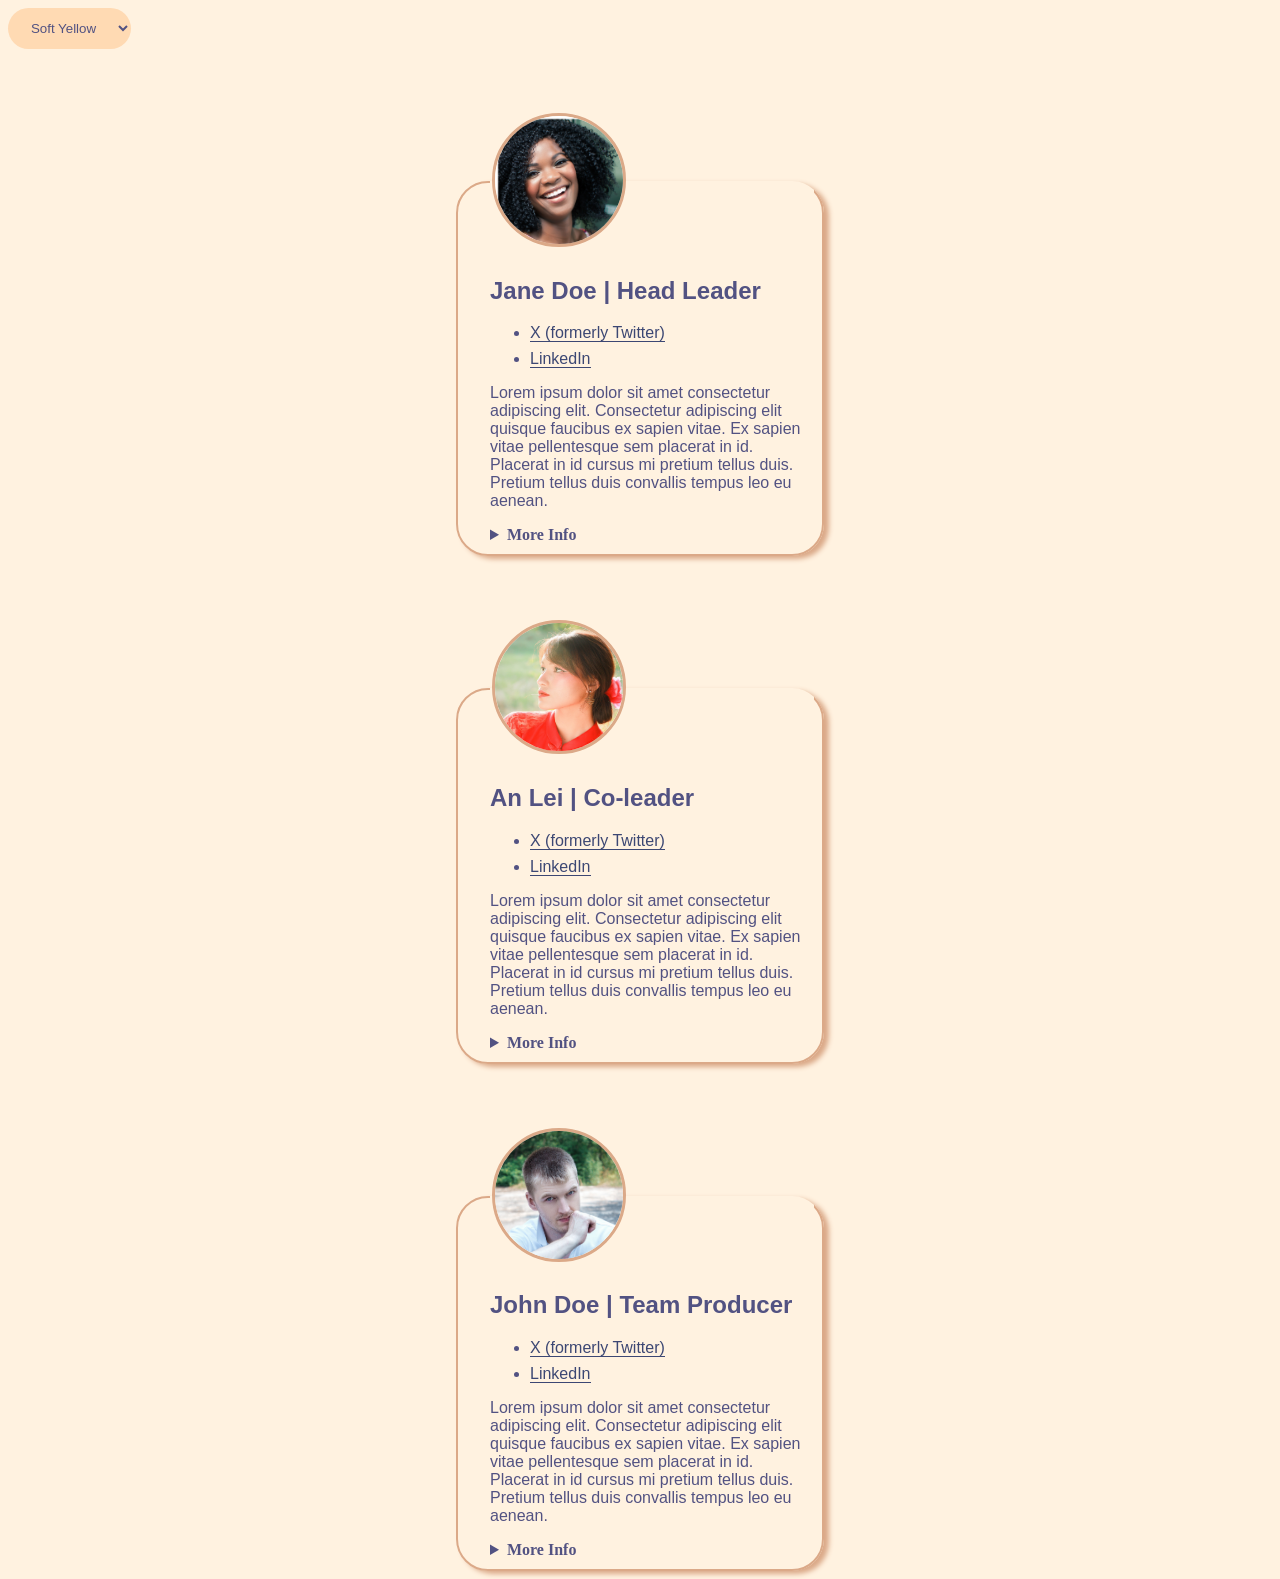
<file: index.html>
<!DOCTYPE html>
<html lang="en">
<head>

  <meta charset="UTF-8" />
  <title>Our Team</title>
  <meta name="viewport" content="width=device-width, initial-scale=1" />
  <meta name="description" content="Get to know our team members." />
  <meta name="author" content="LittleNineCats">
  <link rel="stylesheet" type="text/css" href="acc.css"/>
  <link rel="stylesheet" type="text/css" href="theme.css" />
  <meta property="og:title" content="Our Team" />
  <meta property="og:description" content="Get to know our team members." />
  <meta property="og:image" content="" />
  <script src="themes.js"></script>
</head>

<div class="themes">
 <select id="theme-selector">
          <option value="default">Soft Yellow</option>
          <option value="dark">Dim Purple</optioin>
          <option value="darker">Dark Purple</option>
        </select>
</div>

<body class="default">

    <section id="list-acc">

    <fieldset>
    <legend >
        <img src="assets/img/placeholder1.jpg" alt="Black woman smiling happily"> 
    </legend>
    <h2>Jane Doe | Head Leader</h2>
    <ul>
        <li><a href="">X (formerly Twitter)</a></li>
        <li><a href="">LinkedIn</a></li>
    </ul>
     <p>Lorem ipsum dolor sit amet consectetur adipiscing elit. Consectetur adipiscing elit quisque faucibus ex sapien vitae. Ex sapien vitae pellentesque sem placerat in id. Placerat in id cursus mi pretium tellus duis. Pretium tellus duis convallis tempus leo eu aenean.</p>
    <details>
        <summary><strong>More Info</strong></summary>
        <ul>
            <li>Lorem ipsum dolor sit amet consectetur adipiscing elit. Consectetur adipiscing elit quisque faucibus ex sapien vitae. Ex sapien vitae pellentesque sem placerat in id. Placerat in id cursus mi pretium tellus duis. Pretium tellus duis convallis tempus leo eu aenean.</li>
            <li>Lorem ipsum dolor sit amet consectetur adipiscing elit. Consectetur adipiscing elit quisque faucibus ex sapien vitae. Ex sapien vitae pellentesque sem placerat in id. Placerat in id cursus mi pretium tellus duis. Pretium tellus duis convallis tempus leo eu aenean.</li>
        </ul>
    </details>
</fieldset>

 <fieldset>
    <legend>
        <img src="assets/img/placeholder2.jpg" alt="Asain woman gazing off to the left."> 
    </legend>
    <h2>An Lei | Co-leader</h2>
    <ul>
        <li><a href="">X (formerly Twitter)</a></li>
        <li><a href="">LinkedIn</a></li>
    </ul>
  <p>Lorem ipsum dolor sit amet consectetur adipiscing elit. Consectetur adipiscing elit quisque faucibus ex sapien vitae. Ex sapien vitae pellentesque sem placerat in id. Placerat in id cursus mi pretium tellus duis. Pretium tellus duis convallis tempus leo eu aenean.</p>
    <details>
        <summary><strong>More Info</strong></summary>
        <ul>
            <li>Lorem ipsum dolor sit amet consectetur adipiscing elit. Consectetur adipiscing elit quisque faucibus ex sapien vitae. Ex sapien vitae pellentesque sem placerat in id. Placerat in id cursus mi pretium tellus duis. Pretium tellus duis convallis tempus leo eu aenean.</li>
            <li>Lorem ipsum dolor sit amet consectetur adipiscing elit. Consectetur adipiscing elit quisque faucibus ex sapien vitae. Ex sapien vitae pellentesque sem placerat in id. Placerat in id cursus mi pretium tellus duis. Pretium tellus duis convallis tempus leo eu aenean.</li>
        </ul>
    </details>
</fieldset>

 <fieldset>
    <legend>
        <img src="assets/img/placeholder3.jpg" alt="A man looking at the camera."> 
    </legend>
    <h2>John Doe | Team Producer</h2>
    <ul>
         <li><a href="">X (formerly Twitter)</a></li>
        <li><a href="">LinkedIn</a></li>
    </ul>
    <p>Lorem ipsum dolor sit amet consectetur adipiscing elit. Consectetur adipiscing elit quisque faucibus ex sapien vitae. Ex sapien vitae pellentesque sem placerat in id. Placerat in id cursus mi pretium tellus duis. Pretium tellus duis convallis tempus leo eu aenean.</p>
    <details>
        <summary><strong>More Info</strong></summary>
        <ul>
            <li>Lorem ipsum dolor sit amet consectetur adipiscing elit. Consectetur adipiscing elit quisque faucibus ex sapien vitae. Ex sapien vitae pellentesque sem placerat in id. Placerat in id cursus mi pretium tellus duis. Pretium tellus duis convallis tempus leo eu aenean.</li>
            <li>Lorem ipsum dolor sit amet consectetur adipiscing elit. Consectetur adipiscing elit quisque faucibus ex sapien vitae. Ex sapien vitae pellentesque sem placerat in id. Placerat in id cursus mi pretium tellus duis. Pretium tellus duis convallis tempus leo eu aenean.</li>
        </ul>
    </details>
</fieldset>

</section>

</body>
</html>
</file>
<file: acc.css>
/* Device = Most of the Smartphones Mobiles (Portrait) */
 @media (min-width: 320px) and (max-width: 480px) {
  
    #list-acc {
     max-width: fit-content;
     margin-inline: auto;
  }

  .themes {
    max-width:fit-content;
    margin-inline: auto;
  }

img {
    width: 8em;
    height: 8em;
    border-radius: 5em;
    border: 0.1em solid;
}

fieldset {
    margin-top: 4rem;
    border-radius: 2rem;
    padding-left: 2rem; 
    max-width: 20rem;
    border: 2px solid;
   
}

legend {
    max-width: 100%;
}

ul {
    max-width: fit-content;
}

li {
    margin-bottom: 0.5rem;
}
 }


/* Desktop */

    #list-acc {
     max-width: fit-content;
     margin-inline: auto;
  }

  .themes {
    max-width:fit-content;
    margin-inline: right;
  }

  footer {
    margin-top: 2rem;
    border-radius: 2rem;
  }

  .foot {
    text-align: center;
    margin: 5px;
    padding: 5px;
  }

img {
    width: 8em;
    height: 8em;
    border-radius: 5em;
    border: 0.2em solid;
}

fieldset {
    margin-top: 4rem;
    border-radius: 2rem;
    padding-left: 2rem; 
    max-width: 20rem;
    border: 2px solid;
   
}

legend {
    width: 100%;
}

ul {
    max-width: fit-content;
}

li {
    margin-bottom: 0.5rem;
}
</file>
<file: theme.css>
.default {
  --primary-color:#FFDAB3;
  --secondary-color:#dba988;
  --background-default: #FFF2E0;
  --background-paper: #f0dba6;
  --font-color: #525282;
  --heading-color: #525282;
  --link-color:#525282;
  --visitlink-color:rgb(60, 71, 115);
 --focuslink-color:rgb(146, 120, 228);
  --activelink-color:rgb(148, 60, 120);
}

.dark {
  --primary-color:#926869;
  --secondary-color:#9881bc;
  --background-default: #3C394E;
  --background-paper: #111;
  --font-color: #EADFDB;
  --heading-color: #EADFDB;
  --link-color:#EADFDB;
   --focuslink-color:rgb(146, 120, 228);
}

.darker {
  --primary-color:#774872;
  --secondary-color:#7D5D72;
  --background-default: #0E0204;
  --background-paper: #111;
   --focuslink-color:rgb(146, 120, 228);
  --font-color: #E0BCCA;
  --heading-color: #E0BCCA;
  --link-color:#E0BCCA;
}

  :focus {
Outline: 2px solid var(--focuslink-color);
}

fieldset {
    box-shadow: var(--secondary-color) 5px 3px 5px;
}

img, fieldset {
    border-color: var(--secondary-color);
}

footer {
  background:var(--primary-color);
  margin-left: auto;
  margin-right: auto;
}

p, a, h1, button, h2, header {
    font-family:  'Gill Sans', 'Gill Sans MT', Calibri, 'Trebuchet MS', sans-serif;
}

button {
    margin-bottom: 10px;
    border-radius: 20px;
    padding: 8px;
    background:var(--primary-color);
    
}

button:hover {
    background: var(--secondary-color);
}

a {
  border-bottom: solid 1px;
}
a:link {
  color:var(--link-color);
}

/* visited link */
a:visited {
  color:var(--visitlink-color);
}

a:focus {
    color:var(--focuslink-color);
}

a:hover {
  border-bottom: 3px solid currentColor;
}

/* selected link */
a:active {
  color: var(--activelink-color);
}

a {
  text-decoration: none;
}

body {
  background: var(--background-default);
  color: var(--font-color);
}

p, #subtitle {
  color: var(--font-color)
}

h1 {
  color: var(--heading-color);
}

nav {
  display: flex;
  justify-content: flex-end;
  padding: 20px 0;
  margin-right: 4px;
}

/* width of scrollbar */
::-webkit-scrollbar {
    width: 20px;
}

/* Track Scrollbar */
::-webkit-scrollbar-track {
    box-shadow: inset 0 0 1px grey;
    border-radius: 5px;
}

/* Handle of Scrollbar */
::-webkit-scrollbar-thumb {
    background: var(--primary-color);
    border-radius: 5px;
}

#theme-selector {
    text-align: center;
    margin-right: 4px;
    background-color: var(--primary-color);
    border: none;
     padding: 12px 16px;
     color: var(--font-color);
     cursor: pointer;
     border-radius: 2rem;
}
#theme-selector:hover {
  background-color: var(--secondary-color)
}


/* .switch-toggle {
  float: left;
  background: grey;
  border: 1px solid rgb(32, 27, 27);
  border-radius: 5px;
  padding: 2px;
}

.switch-toggle input {
  position: absolute;
  opacity: 0;
}

.switch-toggle input + label {
  padding: 7px;
  float: left;
  color: #ffffff;
  cursor: pointer;
}

.switch-toggle input:checked + label {
  background: black;
  transition: background;
  transition-delay: 100;
} */
</file>
